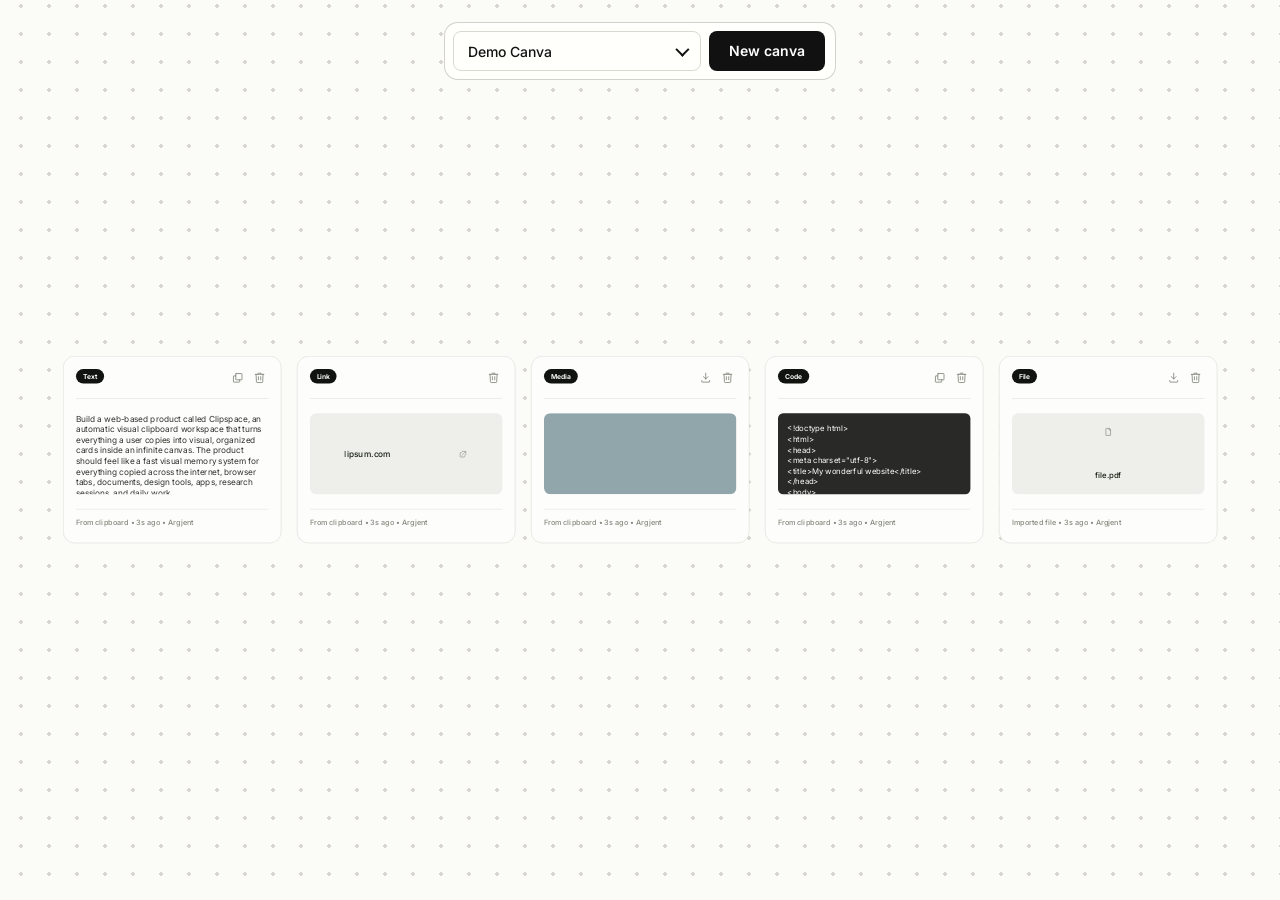
<file: index.html>
<!doctype html>
<html lang="en">
  <head>
    <meta charset="utf-8" />
    <meta name="viewport" content="width=device-width, initial-scale=1" />
    <title>Copy &amp; Rabbit</title>
    <link rel="preconnect" href="https://fonts.googleapis.com" />
    <link rel="preconnect" href="https://fonts.gstatic.com" crossorigin />
    <link href="https://fonts.googleapis.com/css2?family=Inter:wght@400;500;600;700;800&display=swap" rel="stylesheet" />
    <link href="https://fonts.googleapis.com/css2?family=Material+Symbols+Rounded:opsz,wght,FILL,GRAD@24,400,0,0" rel="stylesheet" />
    <link rel="stylesheet" href="./styles.css?v=five-card-system-v26" />
  </head>
  <body>
    <main class="clipspace">
      <div class="canvas-shell" id="canvasShell">
        <div class="canvas-stage" id="canvasStage"></div>
      </div>

      <header class="floating-bar">
        <div class="space-picker" id="spacePicker">
          <button class="space-trigger" id="spaceTrigger" aria-expanded="false" aria-haspopup="menu">
            <span id="activeSpaceName">Demo Canva</span>
            <span class="chevron" aria-hidden="true"></span>
          </button>
          <div class="space-menu" id="spaceMenu" role="menu"></div>
        </div>

        <button class="tool-btn" id="newSpaceBtn" title="New Space">New canva</button>

      </header>

    </main>

    <script src="./app.js?v=five-card-system-v26"></script>
  </body>
</html>
</file>
<file: styles.css>
:root {
  --ink: #11130f;
  --muted: #777c70;
  --line: #deded6;
  --grid: #d9d5d1;
  --grid-size: 28px;
  --paper: #fbfbf8;
  --card: #fffffc;
  --olive: #87951a;
  --olive-dark: #65710d;
  --olive-soft: #eef2cc;
  --chip: #eef0df;
  --shadow: none;
}

* {
  box-sizing: border-box;
}

html,
body {
  height: 100%;
  overflow: hidden;
}

body {
  margin: 0;
  font-family: Inter, ui-sans-serif, system-ui, -apple-system, BlinkMacSystemFont, "Segoe UI", sans-serif;
  color: var(--ink);
  background: var(--paper);
}

button,
input,
select,
textarea {
  font: inherit;
}

button {
  border: 0;
  cursor: pointer;
}

.material-symbols-rounded {
  font-family: "Material Symbols Rounded";
  font-weight: normal;
  font-style: normal;
  font-size: 22px;
  line-height: 1;
  letter-spacing: normal;
  text-transform: none;
  display: inline-block;
  white-space: nowrap;
  overflow-wrap: normal;
  direction: ltr;
  -webkit-font-feature-settings: "liga";
  -webkit-font-smoothing: antialiased;
  font-feature-settings: "liga";
}

.clipspace {
  position: relative;
  width: 100vw;
  height: 100vh;
  overflow: hidden;
}

.canvas-shell {
  position: absolute;
  inset: 0;
  overflow: hidden;
  cursor: grab;
  background:
    radial-gradient(circle at center, var(--grid) 1.65px, transparent 1.9px),
    var(--paper);
  background-size: var(--grid-size) var(--grid-size);
  background-position: var(--grid-x, 0px) var(--grid-y, 0px);
}

.canvas-shell.is-panning {
  cursor: grabbing;
}

.canvas-stage {
  position: absolute;
  left: 0;
  top: 0;
  width: 5000px;
  height: 3600px;
  transform-origin: 0 0;
}

.floating-bar,
.paste-panel,
.view-tabs,
.zoom-controls,
.search-panel,
.sheet {
  position: absolute;
  z-index: 10;
}

.floating-bar {
  left: 50%;
  top: 22px;
  transform: translateX(-50%);
  display: grid;
  grid-template-columns: 248px 116px;
  align-items: center;
  gap: 8px;
  width: min(392px, calc(100vw - 40px));
  min-height: 58px;
  padding: 8px;
  border: 1px solid rgba(209, 209, 201, 0.95);
  border-radius: 14px;
  background: rgba(255, 255, 252, 0.96);
  box-shadow: none;
  backdrop-filter: blur(14px);
}

select,
input,
textarea {
  border: 1px solid var(--line);
  border-radius: 8px;
  background: var(--card);
  color: var(--ink);
  outline: none;
}

.space-picker {
  position: relative;
  width: 100%;
  min-width: 0;
}

.space-trigger {
  height: 40px;
  width: 100%;
  min-width: 0;
  max-width: none;
  display: flex;
  align-items: center;
  justify-content: space-between;
  gap: 10px;
  padding: 0 14px;
  border: 1px solid #d9d9d0;
  border-radius: 8px;
  color: var(--ink);
  background: #fffffc;
  font-size: 14px;
  font-weight: 500;
}

.space-trigger span:first-child {
  overflow: hidden;
  text-overflow: ellipsis;
  white-space: nowrap;
}

.chevron {
  width: 10px;
  height: 10px;
  flex: 0 0 auto;
  border-right: 2px solid var(--ink);
  border-bottom: 2px solid var(--ink);
  transform: rotate(45deg) translateY(-2px);
}

.space-menu {
  position: absolute;
  top: calc(100% + 8px);
  left: 0;
  width: 100%;
  display: none;
  padding: 0;
  border: 1px solid var(--line);
  border-radius: 12px;
  background: rgba(255, 255, 252, 0.98);
  box-shadow: none;
  backdrop-filter: blur(16px);
  overflow: hidden;
}

.space-menu.is-open {
  display: grid;
  gap: 0;
}

.space-row {
  display: grid;
  grid-template-columns: 26px minmax(0, 1fr) 26px;
  align-items: center;
  gap: 9px;
  min-height: 50px;
  padding: 0 14px;
  border-radius: 0;
  cursor: pointer;
}

.space-row.is-active {
  background: transparent;
}

.space-row + .space-row {
  border-top: 1px solid var(--line);
}

.space-row:not(.is-active):hover {
  background: #fbfbf8;
}

.space-check {
  width: 26px;
  height: 26px;
  display: grid;
  place-items: center;
  color: var(--ink);
  background: transparent;
}

.space-check .material-symbols-rounded {
  font-size: 24px;
  font-weight: 400;
}

.space-name-input {
  width: 100%;
  height: 38px;
  padding: 0;
  border: 0;
  border-radius: 7px;
  background: transparent;
  font-size: 15px;
  font-weight: 500;
  cursor: pointer;
}

.space-name-input:focus {
  background: #fff;
  box-shadow: inset 0 0 0 1px var(--line);
  cursor: text;
}

.space-delete {
  width: 26px;
  height: 26px;
  display: grid;
  place-items: center;
  border-radius: 7px;
  color: #a23535;
  background: transparent;
}

.space-delete .material-symbols-rounded {
  font-size: 24px;
  font-weight: 400;
}

.space-delete:hover {
  background: #ffe8e0;
}

.tool-btn,
.primary-btn,
.secondary-btn,
.danger-btn,
.icon-close,
.nav-item,
.zoom-controls button,
.search-panel button {
  height: 34px;
  border-radius: 8px;
  font-weight: 750;
}

.tool-btn {
  width: 100%;
  min-width: 0;
  height: 40px;
  padding: 0 14px;
  color: var(--ink);
  background: #eeeee7;
  font-size: 14px;
  font-weight: 600;
  line-height: 1;
}

#newSpaceBtn {
  color: #fff;
  background: #111111;
  border-radius: 8px;
  box-shadow: none;
  white-space: nowrap;
}

#newSpaceBtn:hover {
  background: #262626;
}

.primary-btn {
  padding: 0 14px;
  color: #fff;
  background: var(--olive);
}

.secondary-btn {
  padding: 0 12px;
  color: var(--ink);
  background: #f1f1ea;
}

.danger-btn {
  padding: 0 12px;
  color: #9a3d2c;
  background: #ffe7df;
}

.paste-panel {
  left: 24px;
  bottom: 24px;
  display: grid;
  grid-template-columns: minmax(220px, 360px) auto;
  gap: 10px;
  padding: 8px;
  border: 1px solid rgba(215, 216, 208, 0.9);
  border-radius: 8px;
  background: rgba(255, 255, 252, 0.9);
  box-shadow: var(--shadow);
  backdrop-filter: blur(14px);
}

.paste-panel textarea {
  height: 54px;
  resize: none;
  padding: 10px 12px;
  border: 0;
  background: transparent;
}

.paste-actions {
  display: flex;
  align-items: center;
  gap: 8px;
}

.view-tabs {
  right: 24px;
  top: 24px;
  display: flex;
  gap: 4px;
  padding: 5px;
  border: 1px solid var(--line);
  border-radius: 8px;
  background: rgba(255, 255, 252, 0.88);
  box-shadow: var(--shadow);
  backdrop-filter: blur(14px);
}

.nav-item {
  padding: 0 12px;
  color: var(--muted);
  background: transparent;
}

.nav-item.is-active {
  color: var(--ink);
  background: #f1f1ea;
}

.zoom-controls {
  right: 24px;
  bottom: 24px;
  display: flex;
  align-items: center;
  gap: 6px;
  padding: 6px;
  border: 1px solid var(--line);
  border-radius: 8px;
  background: rgba(255, 255, 252, 0.9);
  box-shadow: var(--shadow);
  backdrop-filter: blur(14px);
}

.zoom-controls button {
  min-width: 34px;
  padding: 0 10px;
  background: #f1f1ea;
}

.zoom-controls span {
  min-width: 52px;
  text-align: center;
  font-size: 13px;
  font-weight: 800;
}

.search-panel {
  left: 50%;
  top: 82px;
  transform: translateX(-50%);
  display: flex;
  gap: 8px;
  padding: 6px;
  border: 1px solid var(--line);
  border-radius: 8px;
  background: rgba(255, 255, 252, 0.9);
  box-shadow: var(--shadow);
  backdrop-filter: blur(14px);
}

.search-panel input {
  width: min(280px, 26vw);
  height: 34px;
  padding: 0 12px;
  border: 0;
  background: transparent;
}

.search-panel button {
  padding: 0 10px;
  color: var(--muted);
  background: #f1f1ea;
}

.capture-card {
  position: absolute;
  width: 420px;
  height: 360px;
  padding: 24px;
  border: 1px solid #d7d7cf;
  border-radius: 22px;
  background: #fdfdfb;
  box-shadow: none;
  user-select: none;
  overflow: hidden;
}

.capture-card.is-dragging {
  z-index: 20;
  box-shadow: none;
}

.card-label {
  display: inline-flex;
  align-items: center;
  min-height: 28px;
  max-width: 100%;
  padding: 0 13px;
  border-radius: 999px;
  color: #fff;
  background: #11130f;
  font-size: 13px;
  font-weight: 650;
  outline: none;
  cursor: text;
  user-select: text;
  white-space: nowrap;
  overflow: hidden;
  text-overflow: ellipsis;
}

.card-label:focus {
  outline: 2px solid rgba(135, 149, 26, 0.28);
  outline-offset: 2px;
}

.card-inner {
  margin-top: 0;
  padding: 18px;
  border: 1px solid #d9d9d0;
  border-radius: 12px;
  background: var(--card);
}

.card-divider {
  height: 1px;
  margin: 28px 0;
  background: var(--line);
}

.text-preview,
.link-preview,
.media-preview,
.code-preview,
.file-preview {
  height: 156px;
  margin: 0;
}

.text-preview {
  overflow-y: auto;
  padding-right: 12px;
  color: #30342d;
}

.text-preview p {
  margin: 0;
  font-size: 16px;
  line-height: 1.28;
  letter-spacing: 0;
}

.text-preview::-webkit-scrollbar {
  width: 8px;
}

.text-preview::-webkit-scrollbar-track {
  border-radius: 999px;
  background: #f0f0ec;
}

.text-preview::-webkit-scrollbar-thumb {
  border-radius: 999px;
  background: #202714;
}

.link-preview,
.file-preview {
  display: grid;
  place-items: center;
  width: 100%;
  border-radius: 12px;
  background: #eeeeeb;
  color: #182012;
  font-size: 16px;
  font-weight: 500;
}

.link-preview {
  grid-auto-flow: column;
  gap: 10px;
  border: 0;
  appearance: none;
}

.link-open-icon {
  width: 18px;
  height: 18px;
  display: grid;
  color: #8a8e82;
}

.link-open-icon svg {
  width: 18px;
  height: 18px;
  fill: none;
  stroke: currentColor;
  stroke-width: 16;
  stroke-linecap: round;
  stroke-linejoin: round;
}

.file-preview {
  gap: 10px;
  font-size: 15px;
}

.file-preview .source-icon svg {
  width: 18px;
  height: 18px;
}

.code-preview {
  overflow: hidden;
  padding: 20px 18px;
  border-radius: 10px;
  background: #292927;
}

.code-preview pre {
  margin: 0;
  color: #fff;
  font-family: Inter, ui-monospace, SFMono-Regular, Menlo, Monaco, Consolas, "Liberation Mono", monospace;
  font-size: 15px;
  line-height: 1.35;
  letter-spacing: 0;
  white-space: pre-wrap;
}

.capture-card[data-type="link"] {
  min-height: 0;
}

.capture-card[data-type="link"] .card-inner {
  display: grid;
  grid-template-columns: 42px minmax(0, 1fr);
  gap: 12px;
  align-items: center;
}

.capture-card[data-type="link"] {
  min-height: 0;
}

.link-favicon {
  width: 42px;
  height: 42px;
  display: grid;
  place-items: center;
  border-radius: 10px;
  color: #fff;
  background: var(--olive);
  font-size: 17px;
  font-weight: 900;
}

.link-domain {
  color: var(--muted);
  font-size: 13px;
  font-weight: 750;
  margin-bottom: 5px;
}

.capture-card[data-type="note"] .card-inner {
  min-height: 126px;
  border: 0;
  padding: 0 0 6px;
  background: transparent;
}

.capture-card[data-type="note"] .card-inner,
.capture-card[data-type="prompt"] .card-inner {
  max-height: 360px;
  overflow-y: auto;
  overscroll-behavior: contain;
}

.capture-card[data-type="note"] .card-inner::-webkit-scrollbar,
.capture-card[data-type="prompt"] .card-inner::-webkit-scrollbar,
.capture-card[data-type="code"] .card-inner::-webkit-scrollbar {
  width: 8px;
}

.capture-card[data-type="note"] .card-inner::-webkit-scrollbar-thumb,
.capture-card[data-type="prompt"] .card-inner::-webkit-scrollbar-thumb,
.capture-card[data-type="code"] .card-inner::-webkit-scrollbar-thumb {
  border-radius: 999px;
  background: #d1d1c9;
}

.capture-card[data-type="code"] .card-inner {
  max-height: 320px;
  overflow-y: auto;
  padding: 18px;
  background: #252522;
  border: 0;
}

.capture-card[data-type="code"] .card-body pre {
  color: #eef1e2;
}

.capture-card[data-type="prompt"] .card-inner {
  border: 0;
  padding: 0 0 6px;
  background: transparent;
}

.capture-card[data-type="embed"],
.capture-card[data-type="html"] {
  min-height: 350px;
}

.capture-card[data-type="embed"] .card-label,
.capture-card[data-type="html"] .card-label {
  background: #11130f;
}

.source-row {
  min-height: 54px;
  display: grid;
  grid-template-columns: 24px minmax(0, 1fr);
  align-items: center;
  gap: 12px;
  margin-top: 22px;
  padding: 0 18px;
  border-radius: 12px;
  background: #f2f1ec;
  color: var(--ink);
  font-size: 14px;
  font-weight: 520;
}

.source-row span:last-child {
  overflow: hidden;
  text-overflow: ellipsis;
  white-space: nowrap;
}

.capture-card[data-type="link"] > .source-row {
  margin-top: 0;
}

.source-icon {
  color: var(--muted);
  display: grid;
  place-items: center;
}

.file-stack {
  display: grid;
  gap: 14px;
}

.file-stack .source-row,
.file-row {
  margin-top: 0;
}

.source-icon svg,
.icon-btn svg {
  width: 24px;
  height: 24px;
  display: block;
  fill: none;
  stroke: currentColor;
  stroke-width: 16;
  stroke-linecap: round;
  stroke-linejoin: round;
}

.file-row {
  grid-template-columns: 48px minmax(0, 1fr);
}

.file-icon {
  display: grid;
  place-items: center;
  width: 42px;
  height: 42px;
  border-radius: 12px;
  color: #fff;
  background: var(--olive);
  font-size: 12px;
  font-weight: 900;
}

.quote-body {
  margin-top: 0;
  color: var(--ink);
  font-size: 18px;
  line-height: 1.44;
}

.card-body h2 {
  margin: 0 0 8px;
  font-size: 17px;
  line-height: 1.22;
  letter-spacing: 0;
}

.card-body p,
.card-body pre {
  margin: 0;
  color: #060807;
  font-size: 15.5px;
  line-height: 1.42;
  letter-spacing: 0;
  white-space: pre-wrap;
  overflow-wrap: anywhere;
}

.card-body pre {
  font-family: ui-monospace, SFMono-Regular, Menlo, Monaco, Consolas, "Liberation Mono", monospace;
  font-size: 14px;
  line-height: 1.42;
}

.image-preview {
  margin-top: 0;
  width: 100%;
  aspect-ratio: 1 / 1.34;
  border-radius: 12px;
  background:
    linear-gradient(180deg, rgba(203, 218, 229, 0.95) 0 26%, rgba(88, 111, 124, 0.64) 26% 42%, transparent 42%),
    radial-gradient(circle at 20% 43%, #273849 0 8%, transparent 8.5%),
    radial-gradient(circle at 40% 40%, #1f3141 0 13%, transparent 13.5%),
    linear-gradient(150deg, transparent 0 42%, #385833 42% 52%, #7ea33b 52% 62%, #31452f 62% 74%, #8aa75b 74% 100%);
  background-color: #91a6aa;
  overflow: hidden;
  background-size: cover;
  background-position: center;
}

.media-preview {
  aspect-ratio: auto;
  height: 156px;
}

.image-preview-short {
  aspect-ratio: 16 / 9;
}

.color-preview {
  display: grid;
  grid-template-columns: repeat(4, 1fr);
  height: 96px;
  overflow: hidden;
  border-radius: 12px;
}

.color-preview span {
  display: block;
}

.table-preview {
  display: grid;
  gap: 8px;
}

.table-preview span {
  min-height: 30px;
  padding: 8px 12px;
  border-radius: 9px;
  background: #f0efe8;
  color: #34382f;
  font-size: 13px;
  font-weight: 700;
}

.table-preview span:first-child {
  color: #fff;
  background: var(--olive);
}

.video-preview {
  height: auto;
  aspect-ratio: 16 / 9;
  position: relative;
  overflow: hidden;
  padding: 0;
  border: 0;
  border-radius: 12px;
  background:
    linear-gradient(135deg, rgba(17, 19, 15, 0.88), rgba(135, 149, 26, 0.52)),
    linear-gradient(45deg, #2e341a 0 35%, #9ba64b 35% 55%, #1b2215 55% 100%);
  background-size: cover;
  background-position: center;
}

.video-preview::after {
  content: "";
  position: absolute;
  inset: 0;
  background: linear-gradient(180deg, rgba(0, 0, 0, 0.08), rgba(0, 0, 0, 0.22));
  pointer-events: none;
}

.video-preview.is-playing::after,
.video-preview.is-playing .video-badge {
  display: none;
}

.video-badge {
  position: absolute;
  left: 14px;
  top: 14px;
  padding: 5px 9px;
  border-radius: 999px;
  color: #fff;
  background: rgba(17, 19, 15, 0.42);
  font-size: 12px;
  font-weight: 800;
}

.video-play {
  position: absolute;
  left: 50%;
  top: 50%;
  width: 58px;
  height: 58px;
  display: grid;
  place-items: center;
  border-radius: 50%;
  color: var(--olive);
  background: rgba(255, 255, 252, 0.9);
  transform: translate(-50%, -50%);
  font-size: 22px;
  font-weight: 900;
}

.video-preview iframe {
  width: 100%;
  height: 100%;
  display: block;
  border: 0;
}

.web-preview {
  height: 220px;
  padding: 0;
  overflow: hidden;
  border: 1px solid #d9d9d0;
  border-radius: 14px;
  background: #fff;
}

.web-preview iframe {
  width: 100%;
  height: 100%;
  display: block;
  border: 0;
  background: #fff;
}

.card-footer {
  display: flex;
  align-items: center;
  justify-content: flex-start;
  gap: 12px;
  margin-top: 28px;
  padding-top: 16px;
  border-top: 1px solid var(--line);
}

.time-chip {
  display: inline;
  min-height: 0;
  padding: 0;
  border-radius: 0;
  color: #85897e;
  background: transparent;
  font-size: 14px;
  font-weight: 500;
}

.card-actions {
  position: absolute;
  right: 25px;
  top: 24px;
  display: flex;
  gap: 8px;
  opacity: 1;
  transition: opacity 120ms ease;
}

.capture-card:hover .card-actions {
  opacity: 1;
}

.icon-btn {
  width: 34px;
  height: 34px;
  display: grid;
  place-items: center;
  border-radius: 8px;
  color: var(--muted);
  background: transparent;
  line-height: 1;
}

.icon-btn:hover {
  color: var(--ink);
  background: #f3f3ef;
}

.resize-handle {
  position: absolute;
  right: 0;
  bottom: 0;
  width: 18px;
  height: 18px;
  cursor: nwse-resize;
}

.empty-canvas {
  position: absolute;
  left: 0;
  top: 0;
  width: 430px;
  padding: 0;
  color: var(--muted);
  text-align: center;
  line-height: 1.45;
}

.empty-card-preview {
  width: 100%;
  padding: 22px;
  border: 1px solid #d1d1c9;
  border-radius: 18px;
  background: rgba(255, 255, 252, 0.96);
}

.empty-label {
  display: inline-flex;
  align-items: center;
  min-height: 26px;
  padding: 0 13px;
  border-radius: 999px;
  color: #fff;
  background: #11130f;
  font-size: 13px;
  font-weight: 650;
}

.empty-line {
  height: 1px;
  margin: 22px 0;
  background: var(--line);
}

.empty-pill {
  min-height: 54px;
  display: grid;
  grid-template-columns: 14px minmax(0, 1fr);
  align-items: center;
  gap: 12px;
  padding: 0 17px;
  border-radius: 10px;
  background: #f2f1eb;
  color: var(--ink);
  font-size: 14px;
  font-weight: 500;
  text-align: left;
}

.empty-pill span:last-child {
  overflow: hidden;
  text-overflow: ellipsis;
  white-space: nowrap;
}

.empty-dot {
  width: 10px;
  height: 10px;
  border-radius: 50%;
  background: var(--olive);
}

.empty-canvas strong {
  display: block;
  margin-top: 22px;
  color: var(--ink);
  font-size: 18px;
  font-weight: 600;
}

.empty-canvas p {
  max-width: 320px;
  margin: 7px auto 0;
  font-size: 14px;
  color: var(--muted);
}

.sheet {
  display: none;
  inset: 92px 24px 24px auto;
  width: min(760px, calc(100vw - 48px));
  padding: 22px;
  border: 1px solid var(--line);
  border-radius: 14px;
  background: rgba(255, 255, 252, 0.96);
  box-shadow: none;
  overflow: auto;
  backdrop-filter: blur(18px);
}

.sheet.is-visible {
  display: block;
}

.sheet-head {
  display: flex;
  justify-content: space-between;
  align-items: start;
  gap: 12px;
  margin-bottom: 18px;
}

.sheet-head p {
  margin: 0 0 4px;
  color: var(--muted);
  font-size: 12px;
  font-weight: 800;
  text-transform: uppercase;
}

.sheet-head h1 {
  margin: 0;
  font-size: 26px;
}

.sheet-head > div:last-child {
  display: flex;
  gap: 8px;
  flex-wrap: wrap;
  justify-content: flex-end;
}

.icon-close {
  padding: 0 12px;
  color: var(--muted);
  background: #f1f1ea;
}

.timeline,
.blocked-list {
  display: grid;
  gap: 10px;
}

.timeline-item {
  display: grid;
  grid-template-columns: minmax(0, 1fr) auto;
  gap: 12px;
  padding: 14px;
  border: 1px solid var(--line);
  border-radius: 10px;
  background: var(--card);
}

.timeline-item strong {
  display: block;
  margin-bottom: 5px;
}

.timeline-item span,
.timeline-item small {
  color: var(--muted);
}

.timeline-item small {
  display: block;
  margin-top: 6px;
}

.timeline-actions {
  display: flex;
  gap: 8px;
  align-items: center;
}

.timeline-actions button {
  height: 32px;
  padding: 0 10px;
  border-radius: 8px;
  background: #f1f1ea;
  font-weight: 750;
}

.trust-message {
  margin: 0 0 16px;
  padding: 12px;
  border-radius: 10px;
  color: #4e5620;
  background: #f2f3e7;
}

.settings-grid {
  display: grid;
  gap: 14px;
}

.panel {
  padding: 16px;
  border: 1px solid var(--line);
  border-radius: 12px;
  background: var(--card);
}

.panel h2 {
  margin: 0 0 12px;
  font-size: 16px;
}

.setting-row {
  display: flex;
  justify-content: space-between;
  gap: 18px;
  align-items: center;
  padding: 12px 0;
  border-bottom: 1px solid #eeeeea;
}

.setting-row:last-child {
  border-bottom: 0;
}

.blocked-chip {
  display: flex;
  justify-content: space-between;
  align-items: center;
  gap: 12px;
  padding: 10px 12px;
  border-radius: 10px;
  background: #f4f4ef;
}

.blocked-chip button {
  width: 26px;
  height: 26px;
  border-radius: 7px;
  color: #9a3d2c;
  background: #ffe7df;
}

.block-form {
  display: grid;
  grid-template-columns: minmax(0, 1fr) auto;
  gap: 8px;
  margin-top: 10px;
}

.block-form input {
  min-height: 36px;
  padding: 0 10px;
}

@media (max-width: 860px) {
  .search-panel,
  .view-tabs,
  .paste-panel,
  .zoom-controls {
    left: 12px;
    right: 12px;
    transform: none;
  }

  .floating-bar {
    left: 50%;
    top: 12px;
    transform: translateX(-50%);
    grid-template-columns: 1fr auto;
    gap: 8px;
    width: min(392px, calc(100vw - 24px));
    min-height: 0;
    padding: 8px;
    border-radius: 16px;
  }

  .space-picker {
    width: 100%;
  }

  .space-trigger {
    width: 100%;
    min-width: 0;
    height: 40px;
    padding: 0 14px;
    font-size: 14px;
  }

  .chevron {
    width: 10px;
    height: 10px;
    border-right-width: 2px;
    border-bottom-width: 2px;
  }

  .tool-btn {
    width: auto;
    min-width: 108px;
    height: 40px;
    padding: 0 14px;
    font-size: 14px;
  }

  .view-tabs {
    top: 118px;
    width: auto;
  }

  .search-panel {
    top: 70px;
  }

  .search-panel input {
    width: 100%;
  }

  .paste-panel {
    grid-template-columns: 1fr;
    bottom: 74px;
  }

  .zoom-controls {
    bottom: 12px;
    width: auto;
  }

  .capture-card {
    width: 330px;
  }

  .sheet {
    inset: 164px 12px 12px 12px;
    width: auto;
  }
}
  z-index: 1;
  border: 0;
</file>
